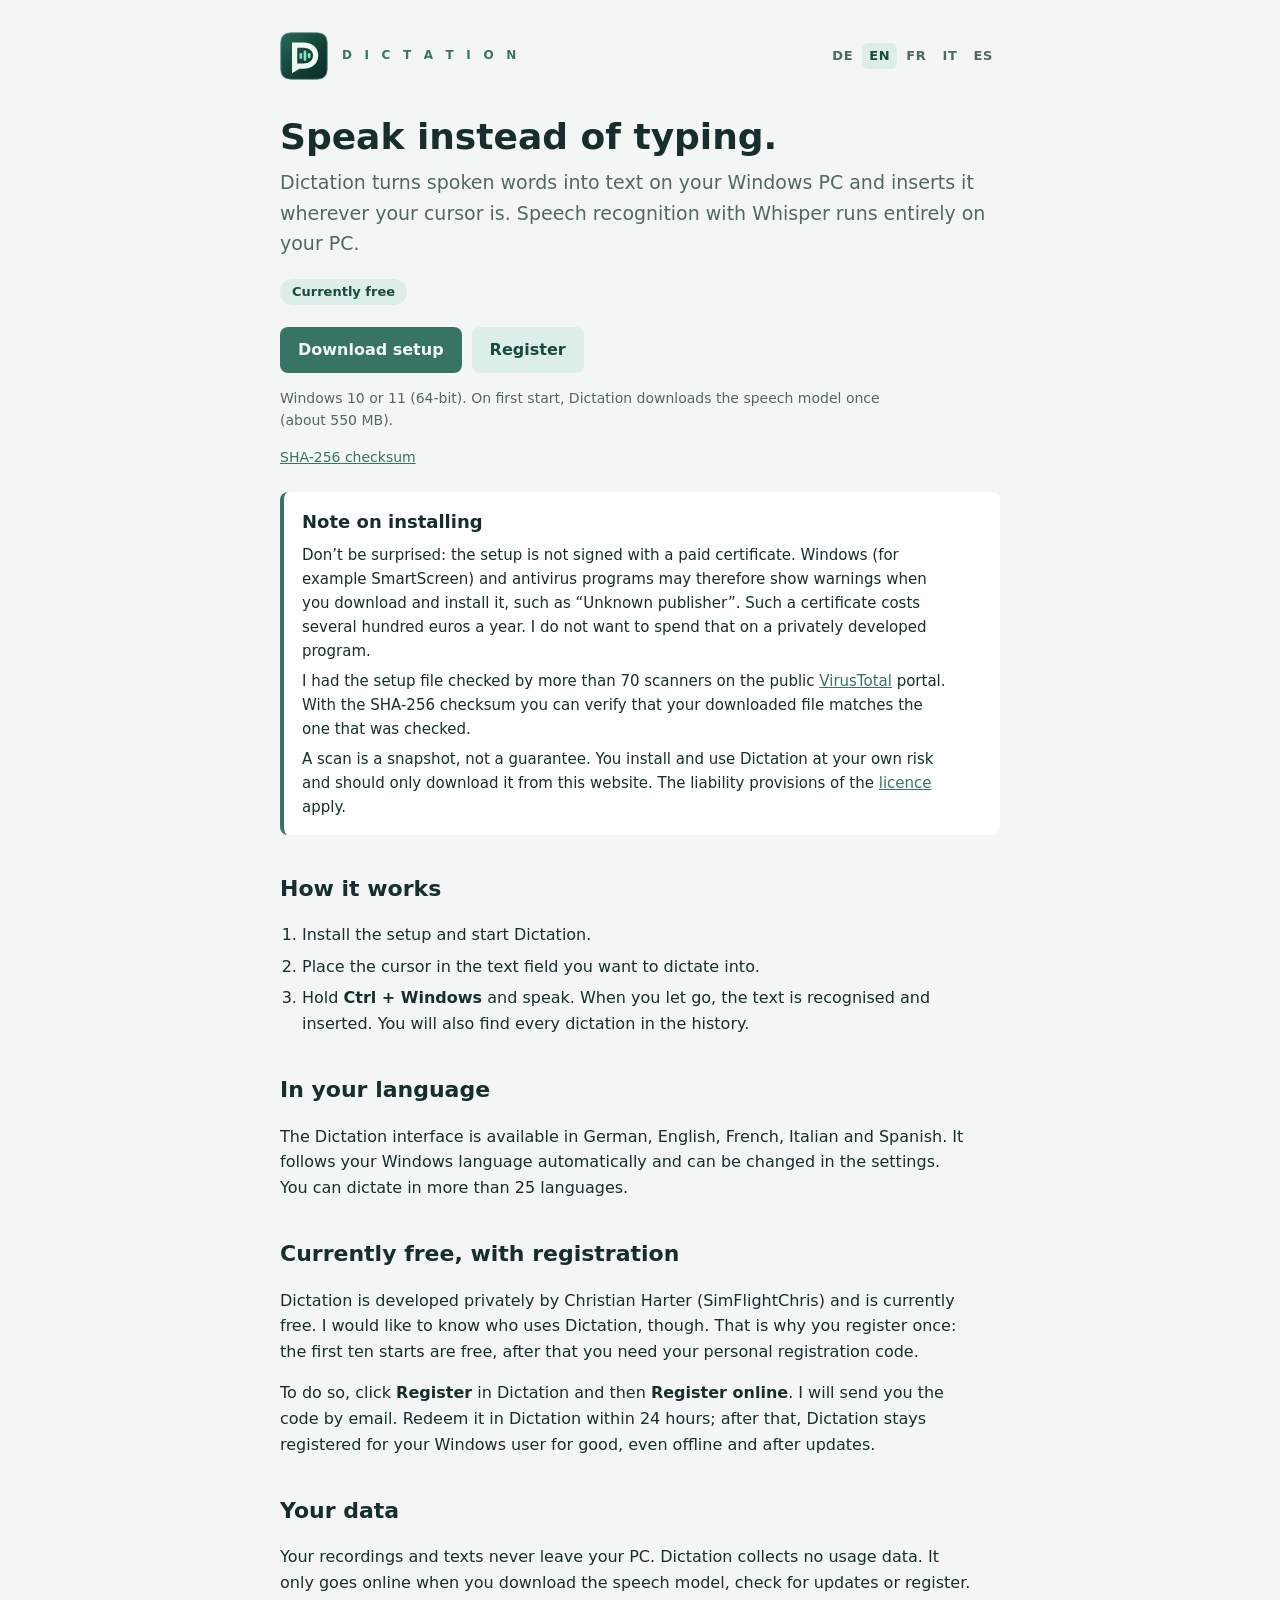
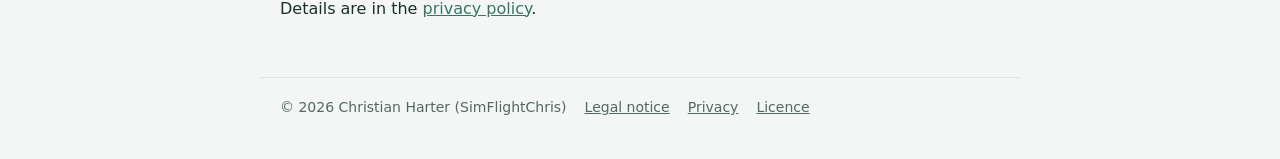
<file: docs/index.html>
<!doctype html>
<html lang="de">
<head>
<meta charset="utf-8">
<meta name="viewport" content="width=device-width, initial-scale=1">
<title data-i18n="index.title">Dictation – Spracheingabe für Windows</title>
<meta name="description" data-i18n-content="index.desc" content="Dictation wandelt Sprache auf deinem Windows-PC lokal in Text um. Derzeit kostenlos.">
<link rel="icon" href="logo.svg" type="image/svg+xml">
<link rel="stylesheet" href="style.css">
<script src="i18n.js"></script>
</head>
<body>
<header class="site"><a href="./"><img src="logo.svg" alt=""><span class="brand">D I C T A T I O N</span></a></header>
<main>
  <h1 data-i18n="index.h1">Sprechen statt tippen.</h1>
  <p class="lead" data-i18n="index.lead">Dictation wandelt gesprochene Sprache auf deinem Windows-PC in Text um und fügt ihn dort ein, wo dein Cursor steht. Die Spracherkennung mit Whisper läuft vollständig lokal.</p>
  <span class="badge" data-i18n="index.badge">Derzeit kostenlos</span>

  <div class="actions">
    <a class="button primary" href="download/Dictation-Setup-1.0.52-x64.exe" download data-i18n="index.download">Setup herunterladen</a>
    <a class="button" href="registrieren.html" data-i18n="index.register">Registrieren</a>
  </div>
  <p class="small" data-i18n="index.req">Windows 10 oder 11 (64 Bit). Beim ersten Start lädt Dictation einmalig das Sprachmodell (etwa 550 MB).</p>
  <p class="small"><a href="download/Dictation-Setup-1.0.52-x64.exe.sha256" download data-i18n="index.sha">SHA-256-Prüfsumme</a></p>

  <section class="notice" aria-labelledby="warnH">
    <h2 id="warnH" data-i18n="index.warnH">Hinweis zur Installation</h2>
    <p data-i18n="index.warn1">Nicht wundern: Das Setup ist nicht mit einem kostenpflichtigen Zertifikat signiert. Windows (zum Beispiel SmartScreen) und Virenscanner zeigen deshalb beim Herunterladen und Installieren möglicherweise Warnmeldungen an, etwa „Unbekannter Herausgeber“. Ein solches Zertifikat kostet mehrere hundert Euro pro Jahr. Das möchte ich für ein privat entwickeltes Programm nicht ausgeben.</p>
    <p data-i18n="index.warn2">Ich habe die Setup-Datei über das öffentliche Portal <a href="https://www.virustotal.com/" rel="noopener noreferrer">VirusTotal</a> von mehr als 70 Scannern prüfen lassen. Mit der SHA-256-Prüfsumme kannst du kontrollieren, dass deine heruntergeladene Datei mit der geprüften übereinstimmt.</p>
    <p data-i18n="index.warn3">Eine Prüfung ist eine Momentaufnahme und keine Garantie. Du installierst und nutzt Dictation auf eigene Verantwortung und lädst es nur von dieser Webseite herunter. Es gelten die Haftungsregeln der <a href="LICENSE.txt">Lizenz</a>.</p>
  </section>

  <h2 data-i18n="index.howH">So funktioniert’s</h2>
  <ol class="steps">
    <li data-i18n="index.step1">Setup installieren und Dictation starten.</li>
    <li data-i18n="index.step2">Den Cursor in das Textfeld setzen, in das du diktieren möchtest.</li>
    <li data-i18n="index.step3"><strong>Strg + Windows</strong> gedrückt halten und sprechen. Beim Loslassen wird der Text erkannt und eingefügt. Jedes Diktat findest du auch im Verlauf.</li>
  </ol>

  <h2 data-i18n="index.langH">In deiner Sprache</h2>
  <p data-i18n="index.lang">Die Oberfläche von Dictation gibt es auf Deutsch, Englisch, Französisch, Italienisch und Spanisch. Sie folgt automatisch der Sprache von Windows und lässt sich in den Einstellungen umschalten. Diktieren kannst du in mehr als 25 Sprachen.</p>

  <h2 data-i18n="index.freeH">Derzeit kostenlos, mit Registrierung</h2>
  <p data-i18n="index.free1">Dictation wird von Christian Harter (SimFlightChris) privat entwickelt und ist derzeit kostenlos. Ich möchte aber wissen, wer Dictation nutzt. Deshalb registrierst du dich einmalig: Die ersten zehn Programmstarts sind frei, danach brauchst du deinen persönlichen Registrierungscode.</p>
  <p data-i18n="index.free2">Klicke dafür in Dictation auf <strong>Registrieren</strong> und dann auf <strong>Online registrieren</strong>. Ich schicke dir den Code per E-Mail. Du löst ihn innerhalb von 24 Stunden in Dictation ein, danach bleibt Dictation für deinen Windows-Benutzer dauerhaft registriert, auch offline und nach Updates.</p>

  <h2 data-i18n="index.dataH">Deine Daten</h2>
  <p data-i18n="index.data">Deine Aufnahmen und Texte verlassen deinen PC nicht. Dictation sammelt keine Nutzungsdaten. Ins Internet geht es nur, wenn du das Sprachmodell herunterlädst, nach Updates suchst oder dich registrierst. Details stehen in der <a href="datenschutz.html">Datenschutzerklärung</a>.</p>
</main>
<footer>
  <span>© 2026 Christian Harter (SimFlightChris)</span>
  <a href="impressum.html" data-i18n="foot.imprint">Impressum</a>
  <a href="datenschutz.html" data-i18n="foot.privacy">Datenschutz</a>
  <a href="LICENSE.txt" data-i18n="foot.license">Lizenz</a>
</footer>
</body>
</html>
</file>
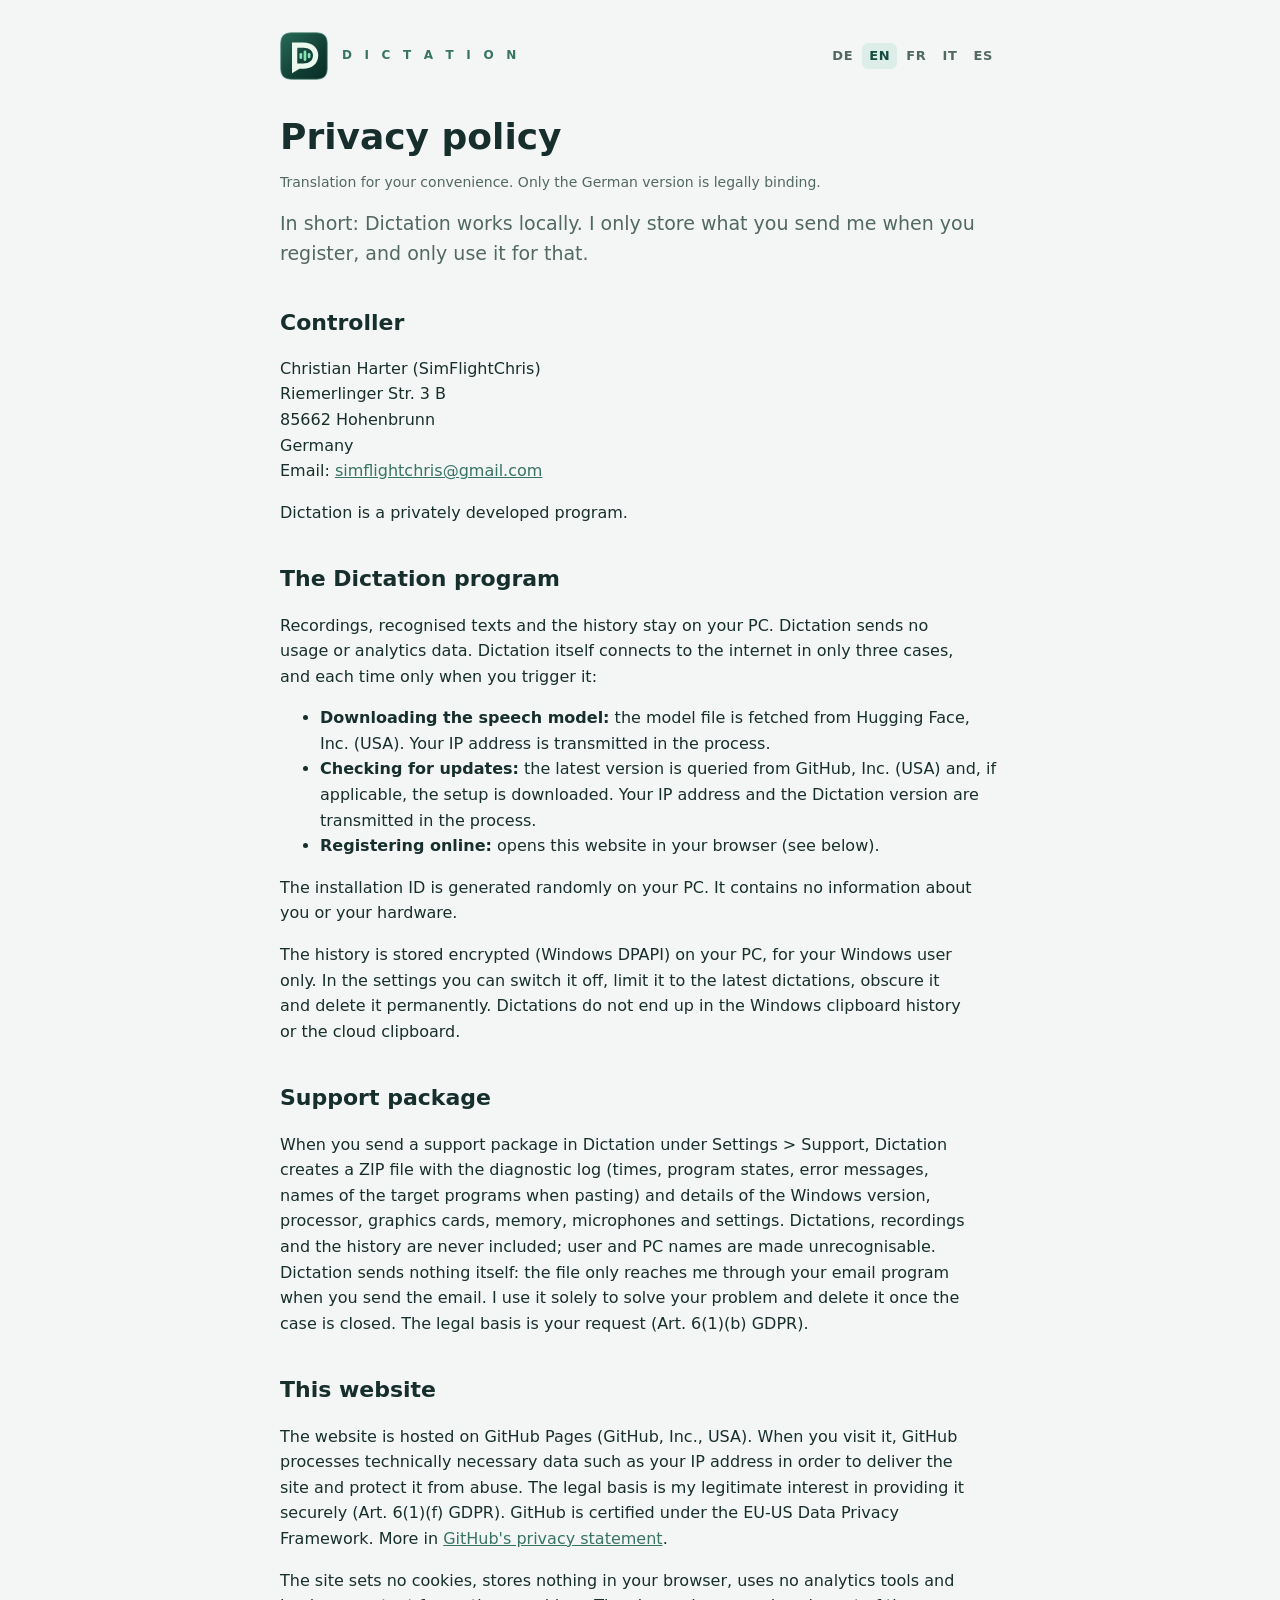
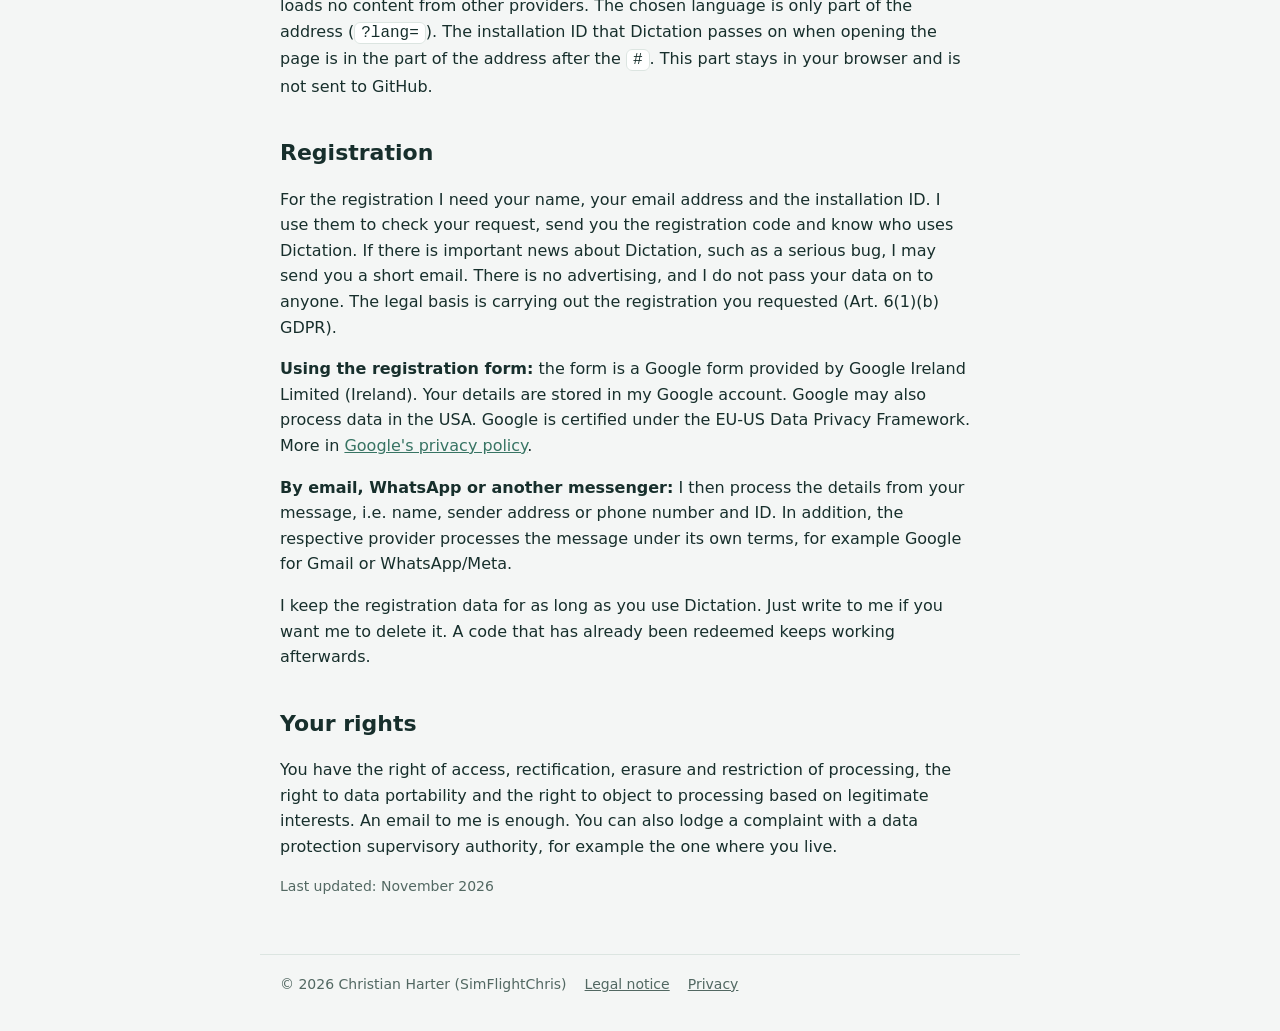
<file: docs/datenschutz.html>
<!doctype html>
<html lang="de">
<head>
<meta charset="utf-8">
<meta name="viewport" content="width=device-width, initial-scale=1">
<title data-i18n="ds.title">Dictation · Datenschutz</title>
<link rel="icon" href="logo.svg" type="image/svg+xml">
<link rel="stylesheet" href="style.css">
<script src="i18n.js"></script>
</head>
<body>
<header class="site"><a href="./"><img src="logo.svg" alt=""><span class="brand">D I C T A T I O N</span></a></header>
<main>
  <h1 data-i18n="ds.h1">Datenschutzerklärung</h1>
  <p class="small" data-i18n="legal.note" hidden></p>
  <p class="lead" data-i18n="ds.lead">Kurz gesagt: Dictation arbeitet lokal. Ich speichere nur, was du mir bei der Registrierung schickst, und nutze es nur dafür.</p>

  <h2 data-i18n="ds.respH">Verantwortlich</h2>
  <p>Christian Harter (SimFlightChris)<br>
  Riemerlinger Str. 3 B<br>
  85662 Hohenbrunn<br>
  <span data-i18n="country">Deutschland</span><br>
  <span data-i18n="email">E-Mail:</span> <a href="mailto:simflightchris@gmail.com">simflightchris@gmail.com</a></p>
  <p data-i18n="ds.private">Dictation ist ein privat entwickeltes Programm.</p>

  <h2 id="programm" data-i18n="ds.appH">Das Programm Dictation</h2>
  <p data-i18n="ds.app1">Aufnahmen, erkannte Texte und der Verlauf bleiben auf deinem PC. Dictation sendet keine Nutzungs- oder Analysedaten. Nur in drei Fällen baut Dictation selbst eine Internetverbindung auf, und jeweils nur, wenn du es auslöst:</p>
  <ul>
    <li data-i18n="ds.appModel"><strong>Sprachmodell herunterladen:</strong> Abruf der Modelldatei bei Hugging Face, Inc. (USA). Dabei wird deine IP-Adresse übertragen.</li>
    <li data-i18n="ds.appUpdate"><strong>Nach Updates suchen:</strong> Abfrage der neuesten Version bei GitHub, Inc. (USA) und gegebenenfalls Download des Setups. Dabei werden deine IP-Adresse und die Dictation-Version übertragen.</li>
    <li data-i18n="ds.appRegister"><strong>Online registrieren:</strong> Öffnet diese Webseite in deinem Browser (siehe unten).</li>
  </ul>
  <p data-i18n="ds.app2">Die Installationskennung entsteht zufällig auf deinem PC. Sie enthält keine Angaben über dich oder deine Hardware.</p>
  <p data-i18n="ds.app3">Der Verlauf liegt verschlüsselt (Windows-DPAPI) nur für deinen Windows-Benutzer auf deinem PC. In den Einstellungen kannst du ihn abschalten, auf die letzten Diktate begrenzen, verschleiern und endgültig löschen. Diktate landen nicht im Windows-Zwischenablageverlauf und nicht in der Cloud-Zwischenablage.</p>

  <h2 data-i18n="ds.supportH">Supportpaket</h2>
  <p data-i18n="ds.support">Wenn du in Dictation unter Einstellungen &gt; Support ein Supportpaket sendest, erstellt Dictation eine ZIP-Datei mit dem Diagnoseprotokoll (Zeitpunkte, Programmzustände, Fehlermeldungen, Namen der Zielprogramme beim Einfügen) und Angaben zu Windows-Version, Prozessor, Grafikkarten, Arbeitsspeicher, Mikrofonen und Einstellungen. Diktate, Aufnahmen und der Verlauf sind nie enthalten; Benutzer- und PC-Name werden unkenntlich gemacht. Dictation verschickt nichts selbst: Die Datei geht nur über dein E-Mail-Programm an mich, wenn du die E-Mail absendest. Ich nutze sie ausschließlich, um dein Problem zu lösen, und lösche sie, wenn der Fall erledigt ist. Rechtsgrundlage ist deine Anfrage (Art. 6 Abs. 1 lit. b DSGVO).</p>

  <h2 data-i18n="ds.webH">Diese Webseite</h2>
  <p data-i18n="ds.web1">Die Webseite liegt bei GitHub Pages (GitHub, Inc., USA). Beim Aufruf verarbeitet GitHub technisch notwendige Daten wie deine IP-Adresse, um die Seite auszuliefern und vor Missbrauch zu schützen. Rechtsgrundlage ist mein berechtigtes Interesse an einer sicheren Bereitstellung (Art. 6 Abs. 1 lit. f DSGVO). GitHub ist nach dem EU-US Data Privacy Framework zertifiziert. Mehr dazu in der <a href="https://docs.github.com/de/site-policy/privacy-policies/github-general-privacy-statement">Datenschutzerklärung von GitHub</a>.</p>
  <p data-i18n="ds.web2">Die Seite setzt keine Cookies, speichert nichts in deinem Browser, nutzt keine Analysewerkzeuge und lädt keine Inhalte von anderen Anbietern. Die gewählte Sprache steht nur in der Adresse (<code>?lang=</code>). Die Installationskennung, die Dictation beim Öffnen mitgibt, steht im Teil der Adresse nach dem <code>#</code>. Dieser Teil bleibt in deinem Browser und wird nicht an GitHub gesendet.</p>

  <h2 id="registrierung" data-i18n="ds.regH">Registrierung</h2>
  <p data-i18n="ds.reg1">Für die Registrierung brauche ich deinen Namen, deine E-Mail-Adresse und die Installationskennung. Ich nutze sie, um deine Anfrage zu prüfen, dir den Registrierungscode zu schicken und zu wissen, wer Dictation nutzt. Wenn es wichtige Neuigkeiten zu Dictation gibt, etwa einen schweren Fehler, kann ich dir eine kurze E-Mail schreiben. Werbung gibt es nicht, und ich gebe deine Daten an niemanden weiter. Rechtsgrundlage ist die Durchführung der von dir gewünschten Registrierung (Art. 6 Abs. 1 lit. b DSGVO).</p>
  <p data-i18n="ds.reg2"><strong>Über das Anmeldeformular:</strong> Das Formular ist ein Google-Formular von Google Ireland Limited (Irland). Deine Angaben werden in meinem Google-Konto gespeichert. Google kann dabei Daten auch in den USA verarbeiten. Google ist nach dem EU-US Data Privacy Framework zertifiziert. Mehr dazu in der <a href="https://policies.google.com/privacy?hl=de">Datenschutzerklärung von Google</a>.</p>
  <p data-i18n="ds.reg3"><strong>Per E-Mail, WhatsApp oder anderem Messenger:</strong> Dann verarbeite ich die Angaben aus deiner Nachricht, also Name, Absenderadresse oder Telefonnummer und Kennung. Zusätzlich verarbeitet der jeweilige Anbieter die Nachricht nach seinen eigenen Bedingungen, zum Beispiel Google bei Gmail oder WhatsApp/Meta.</p>
  <p data-i18n="ds.reg4">Ich speichere die Registrierungsdaten, solange du Dictation nutzt. Schreib mir einfach, wenn ich sie löschen soll. Ein bereits eingelöster Code funktioniert danach weiter.</p>

  <h2 data-i18n="ds.rightsH">Deine Rechte</h2>
  <p data-i18n="ds.rights">Du hast das Recht auf Auskunft, Berichtigung, Löschung und Einschränkung der Verarbeitung, auf Datenübertragbarkeit sowie das Recht, einer Verarbeitung auf Grundlage berechtigter Interessen zu widersprechen. Eine E-Mail an mich genügt. Außerdem kannst du dich bei einer Datenschutz-Aufsichtsbehörde beschweren, zum Beispiel bei der Behörde deines Wohnorts.</p>

  <p class="small" data-i18n="ds.date">Stand: November 2026</p>
</main>
<footer>
  <span>© 2026 Christian Harter (SimFlightChris)</span>
  <a href="impressum.html" data-i18n="foot.imprint">Impressum</a>
  <a href="datenschutz.html" data-i18n="foot.privacy">Datenschutz</a>
</footer>
</body>
</html>
</file>
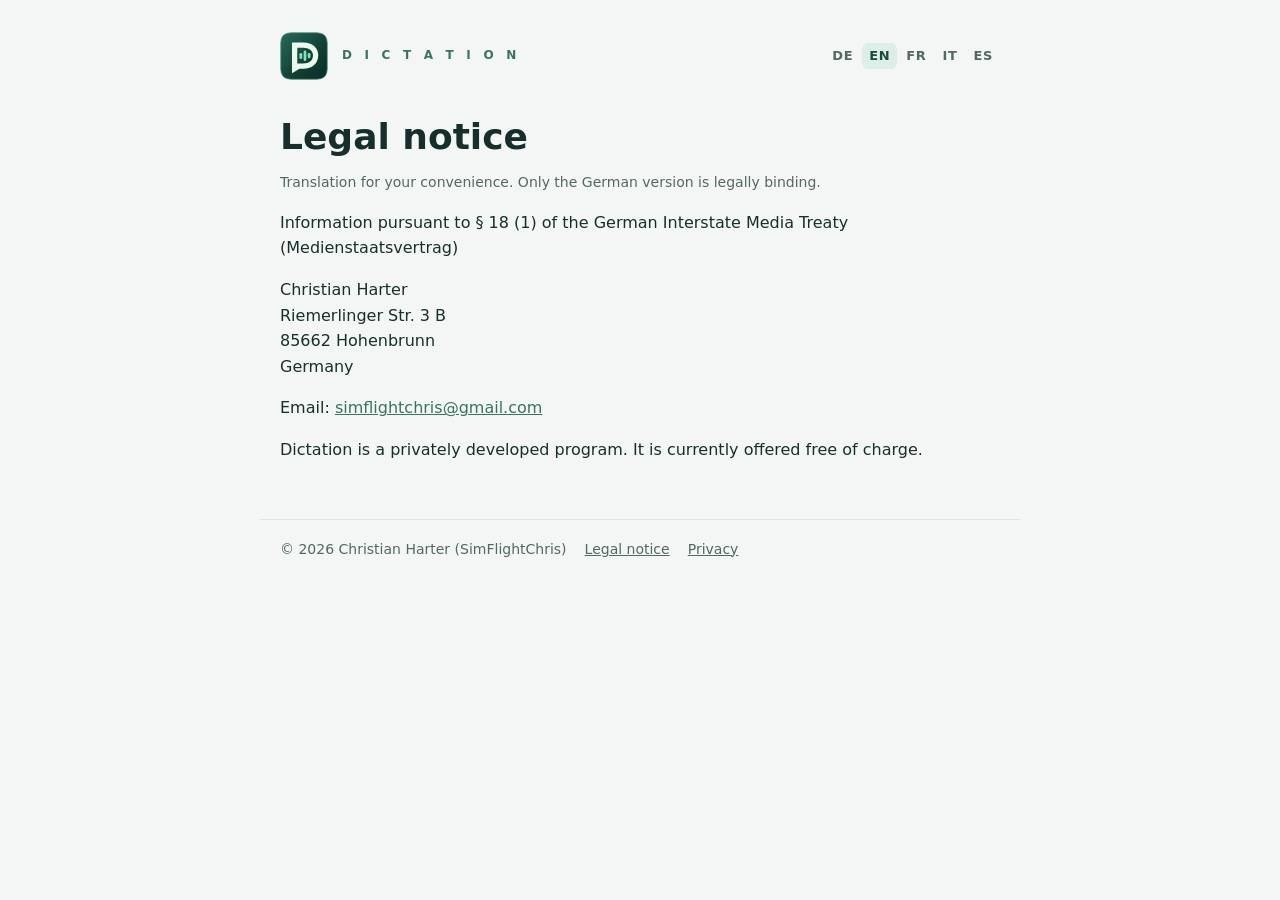
<file: docs/impressum.html>
<!doctype html>
<html lang="de">
<head>
<meta charset="utf-8">
<meta name="viewport" content="width=device-width, initial-scale=1">
<title data-i18n="imp.title">Dictation · Impressum</title>
<link rel="icon" href="logo.svg" type="image/svg+xml">
<link rel="stylesheet" href="style.css">
<script src="i18n.js"></script>
</head>
<body>
<header class="site"><a href="./"><img src="logo.svg" alt=""><span class="brand">D I C T A T I O N</span></a></header>
<main>
  <h1 data-i18n="imp.h1">Impressum</h1>
  <p class="small" data-i18n="legal.note" hidden></p>
  <p data-i18n="imp.basis">Angaben nach § 18 Abs. 1 Medienstaatsvertrag</p>
  <p>Christian Harter<br>
  Riemerlinger Str. 3 B<br>
  85662 Hohenbrunn<br>
  <span data-i18n="country">Deutschland</span></p>
  <p><span data-i18n="email">E-Mail:</span> <a href="mailto:simflightchris@gmail.com">simflightchris@gmail.com</a></p>
  <p data-i18n="imp.project">Dictation ist ein privat entwickeltes Programm. Es wird derzeit kostenlos angeboten.</p>
</main>
<footer>
  <span>© 2026 Christian Harter (SimFlightChris)</span>
  <a href="impressum.html" data-i18n="foot.imprint">Impressum</a>
  <a href="datenschutz.html" data-i18n="foot.privacy">Datenschutz</a>
</footer>
</body>
</html>
</file>
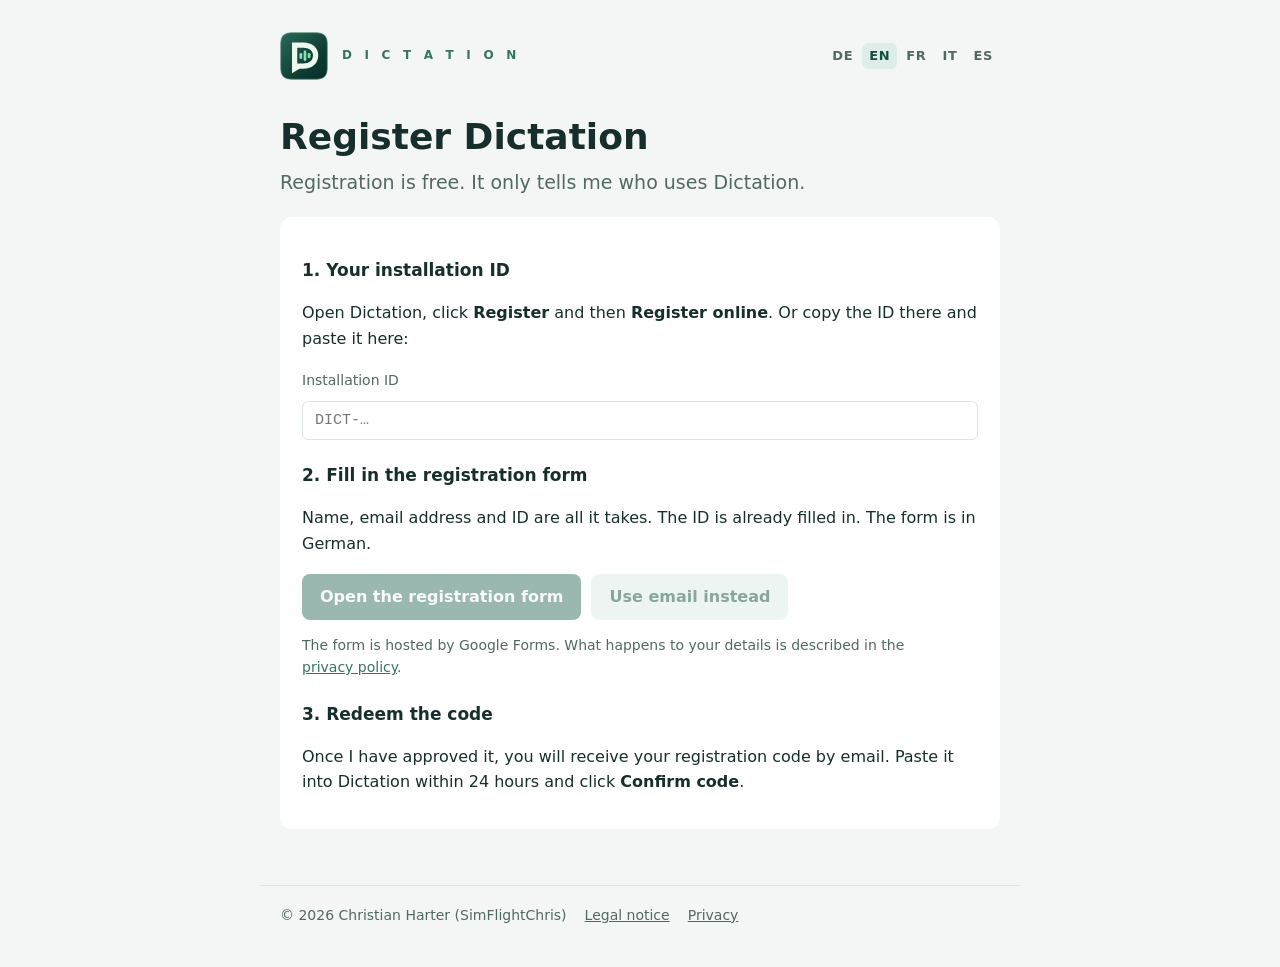
<file: docs/registrieren.html>
<!doctype html>
<html lang="de">
<head>
<meta charset="utf-8">
<meta name="viewport" content="width=device-width, initial-scale=1">
<title data-i18n="reg.title">Dictation registrieren</title>
<link rel="icon" href="logo.svg" type="image/svg+xml">
<link rel="stylesheet" href="style.css">
<script src="config.js"></script>
<script src="i18n.js"></script>
</head>
<body>
<header class="site"><a href="./"><img src="logo.svg" alt=""><span class="brand">D I C T A T I O N</span></a></header>
<main>
  <h1 data-i18n="reg.title">Dictation registrieren</h1>
  <p class="lead" data-i18n="reg.lead">Die Registrierung ist kostenlos. Sie sagt mir nur, wer Dictation nutzt.</p>

  <div class="card">
    <h3 data-i18n="reg.step1">1. Deine Installationskennung</h3>
    <p id="known" hidden data-i18n="reg.known">Dictation hat deine Kennung mitgeschickt:</p>
    <p id="unknown" data-i18n="reg.unknown">Öffne Dictation, klicke auf <strong>Registrieren</strong> und dann auf <strong>Online registrieren</strong>. Oder kopiere die Kennung dort und füge sie hier ein:</p>
    <label for="id" class="small" data-i18n="reg.idLabel">Installationskennung</label>
    <input id="id" class="id" style="width:100%;color:inherit" placeholder="DICT-…" autocomplete="off" spellcheck="false">
    <p id="invalid" class="small" hidden data-i18n="reg.invalid">Die Kennung beginnt mit <code>DICT-</code> und hat danach 32 Zeichen.</p>

    <h3 data-i18n="reg.step2">2. Anmeldeformular ausfüllen</h3>
    <p data-i18n="reg.formText">Name, E-Mail-Adresse und Kennung genügen. Die Kennung ist schon eingetragen.</p>
    <div class="actions">
      <a id="form" class="button primary" aria-disabled="true" rel="noopener" data-i18n="reg.formButton">Zum Anmeldeformular</a>
      <a id="mail" class="button" aria-disabled="true" data-i18n="reg.mailButton">Stattdessen per E-Mail</a>
    </div>
    <p class="small" data-i18n="reg.formNote">Das Formular liegt bei Google Forms. Was dabei mit deinen Angaben passiert, steht in der <a href="datenschutz.html#registrierung">Datenschutzerklärung</a>.</p>

    <h3 data-i18n="reg.step3">3. Code einlösen</h3>
    <p data-i18n="reg.code">Nach meiner Freigabe bekommst du deinen Registrierungscode per E-Mail. Füge ihn innerhalb von 24 Stunden in Dictation ein und klicke auf <strong>Code bestätigen</strong>.</p>
  </div>
</main>
<footer>
  <span>© 2026 Christian Harter (SimFlightChris)</span>
  <a href="impressum.html" data-i18n="foot.imprint">Impressum</a>
  <a href="datenschutz.html" data-i18n="foot.privacy">Datenschutz</a>
</footer>
<script>
(() => {
  const config = window.DICTATION, input = document.getElementById('id');
  const form = document.getElementById('form'), mail = document.getElementById('mail');
  const pattern = /^DICT-[0-9a-f]{32}$/;
  // The app passes the identifier in the fragment, which browsers never send to the server.
  const fromApp = decodeURIComponent(location.hash.slice(1)).trim();
  if (pattern.test(fromApp)) {
    input.value = fromApp;
    document.getElementById('known').hidden = false;
    document.getElementById('unknown').hidden = true;
  }
  function enable(link, href) {
    if (href) { link.href = href; link.removeAttribute('aria-disabled'); }
    else { link.removeAttribute('href'); link.setAttribute('aria-disabled', 'true'); }
  }
  function update() {
    const id = input.value.trim(), ok = pattern.test(id);
    document.getElementById('invalid').hidden = ok || id === '';
    const formReady = config.formUrl && config.idField;
    enable(form, ok && formReady ? config.formUrl + (config.formUrl.includes('?') ? '&' : '?') + 'usp=pp_url&' + config.idField + '=' + encodeURIComponent(id) : null);
    form.hidden = !formReady;
    const body = window.dictationText('reg.mailBody', 'Hallo Chris,\n\nbitte registriere Dictation für mich.\nInstallationskennung: {id}\n\nVielen Dank!')
      .replace('{id}', id).replace(/\n/g, '\r\n');
    // The subject stays German, so registrations from every language land in the same place.
    enable(mail, ok ? 'mailto:' + config.email + '?subject=' + encodeURIComponent('Dictation registrieren') + '&body=' + encodeURIComponent(body) : null);
    if (!formReady) mail.classList.add('primary');
  }
  input.addEventListener('input', update);
  update();
})();
</script>
</body>
</html>
</file>
<file: docs/style.css>
:root {
  --page: #F4F6F5; --card: #FFFFFF; --ink: #172F2C; --muted: #526862;
  --accent: #377463; --button: #DDEDE7; --button-ink: #174C40; --line: #DCE5E1;
  color-scheme: light;
}
@media (prefers-color-scheme: dark) {
  :root {
    --page: #141C1B; --card: #202B28; --ink: #ECF4F0; --muted: #B6C8C0;
    --accent: #99D7BD; --button: #34574B; --button-ink: #EDF9F1; --line: #2E3D39;
    color-scheme: dark;
  }
}
* { box-sizing: border-box; }
[hidden] { display: none !important; }
body {
  margin: 0; background: var(--page); color: var(--ink);
  font: 16px/1.6 "Segoe UI", system-ui, -apple-system, sans-serif;
}
main, header.site, footer { max-width: 760px; margin: 0 auto; padding: 0 20px; }
header.site { display: flex; align-items: center; gap: 14px; padding-top: 32px; padding-bottom: 8px; }
header.site a { display: flex; align-items: center; gap: 14px; color: inherit; text-decoration: none; }
header.site img { width: 48px; height: 48px; }
.brand { font-size: 12px; font-weight: 700; letter-spacing: .35em; color: var(--accent); }
h1 { font-size: 36px; line-height: 1.15; font-weight: 600; margin: 28px 0 10px; overflow-wrap: anywhere; }
h2 { font-size: 22px; font-weight: 600; margin: 36px 0 8px; }
h3 { font-size: 17px; margin: 22px 0 4px; }
p, li { max-width: 68ch; }
a { color: var(--accent); }
.lead { font-size: 19px; color: var(--muted); margin-top: 0; }
.badge {
  display: inline-block; font-size: 13px; font-weight: 600; color: var(--button-ink);
  background: var(--button); border-radius: 999px; padding: 3px 12px; margin-bottom: 4px;
}
.card { background: var(--card); border-radius: 12px; padding: 18px 22px; margin: 16px 0; }
.actions { display: flex; flex-wrap: wrap; gap: 10px; margin: 18px 0 6px; }
.button {
  display: inline-block; background: var(--button); color: var(--button-ink); text-decoration: none;
  border: 0; border-radius: 8px; padding: 10px 18px; font: inherit; font-weight: 600; cursor: pointer;
}
.button.primary { background: var(--accent); color: var(--page); }
.button:hover { opacity: .85; }
.button[aria-disabled="true"] { opacity: .5; pointer-events: none; }
.small { font-size: 14px; color: var(--muted); }
.notice { background: var(--card); border-left: 4px solid var(--accent); border-radius: 8px; padding: 4px 18px 10px; margin: 24px 0; }
.notice h2 { font-size: 18px; margin: 12px 0 6px; }
.notice p { font-size: 15px; margin: 6px 0; }
code, .id {
  font-family: Consolas, "Cascadia Mono", monospace; background: var(--card);
  border: 1px solid var(--line); border-radius: 6px; padding: 1px 6px; word-break: break-all;
}
.id { display: block; padding: 10px 12px; font-size: 15px; margin: 8px 0; }
ol.steps { padding-left: 22px; }
ol.steps li { margin: 6px 0; }
footer {
  margin-top: 56px; padding-top: 18px; padding-bottom: 40px; border-top: 1px solid var(--line);
  font-size: 14px; color: var(--muted); display: flex; flex-wrap: wrap; gap: 6px 18px;
}
footer a { color: var(--muted); }
.todo { background: #FFE8A3; color: #3A2E00; padding: 0 4px; border-radius: 4px; }
.i18n-pending body { visibility: hidden; }
header.site { flex-wrap: wrap; }
.brand { white-space: nowrap; }
nav.langs { margin-left: auto; display: flex; gap: 2px; }
nav.langs a {
  font-size: 13px; font-weight: 600; letter-spacing: .05em; color: var(--muted);
  text-decoration: none; padding: 3px 7px; border-radius: 6px;
}
nav.langs a:hover { color: var(--accent); }
nav.langs a[aria-current] { background: var(--button); color: var(--button-ink); }
</file>
